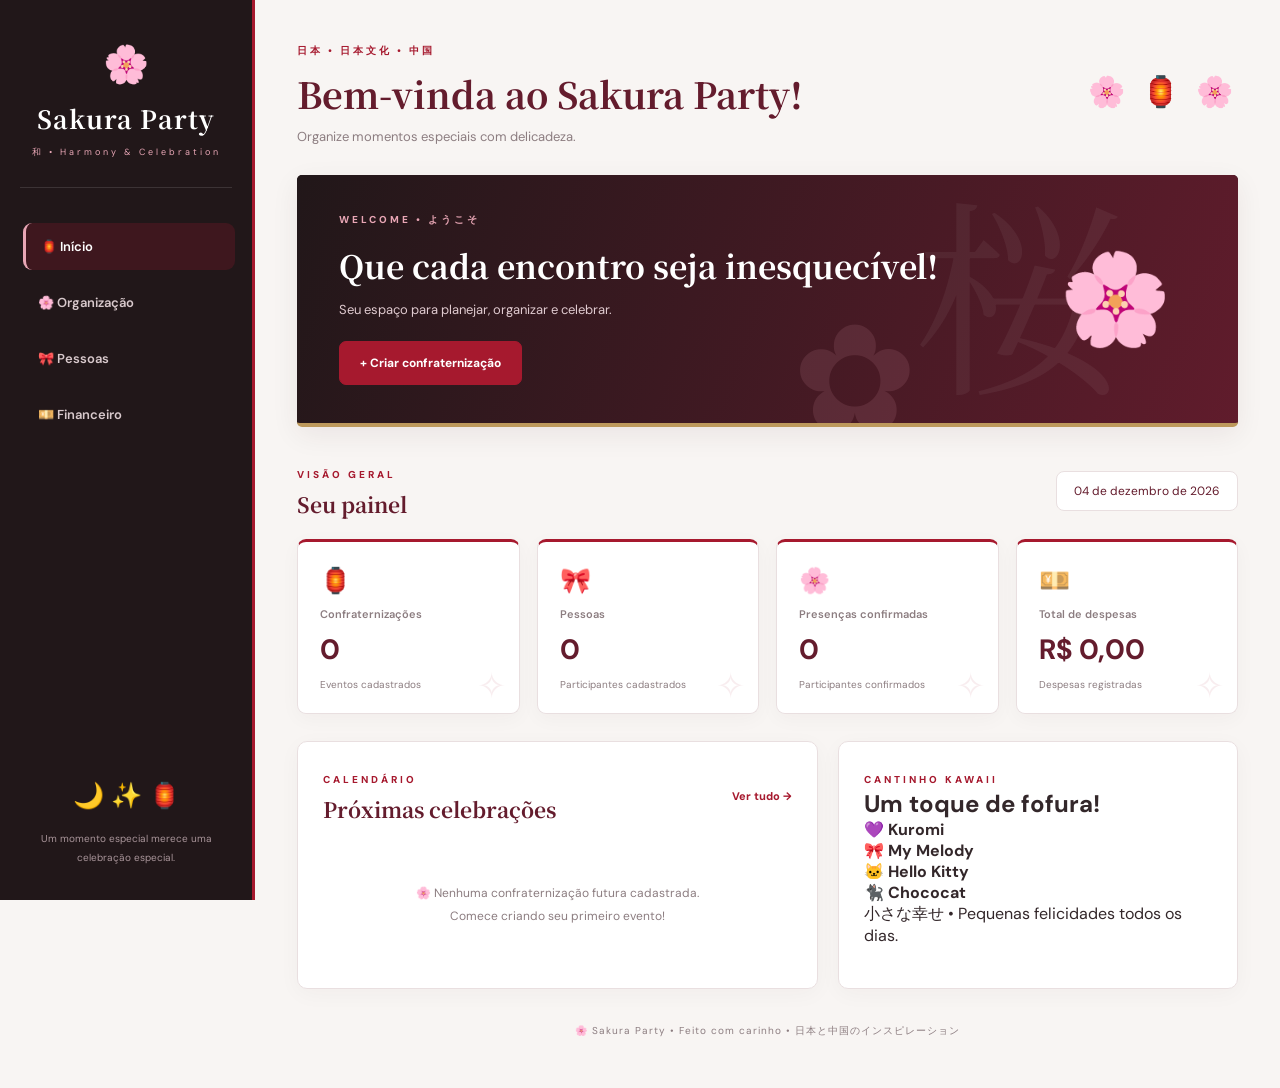
<file: index.html>
<!DOCTYPE html>
<html lang="pt-BR">
<head>
    <meta charset="UTF-8">
    <meta name="viewport" content="width=device-width, initial-scale=1.0">
    <title>Sakura Party | Início</title>
    <link rel="stylesheet" href="style.css">
    <script src="script.js" defer></script>
</head>
<body data-page="inicio">

<div class="layout">
    <aside class="sidebar">
        <div class="brand">
            <span class="brand-icon">🌸</span>
            <h2>Sakura Party</h2>
            <small>和 • Harmony & Celebration</small>
        </div>

        <nav class="menu">
            <a href="index.html" class="active">🏮 Início</a>
            <a href="organizacao.html">🌸 Organização</a>
            <a href="pessoas.html">🎀 Pessoas</a>
            <a href="real.html">💴 Financeiro</a>
        </nav>

        <div class="sidebar-footer">
            <span>🌙 ✨ 🏮</span>
            <p>Um momento especial merece uma celebração especial.</p>
        </div>
    </aside>

    <main class="main-content">
        <header class="topbar">
            <div>
                <span class="eyebrow">日本 • 日本文化 • 中国</span>
                <h1>Bem-vinda ao Sakura Party!</h1>
                <p>Organize momentos especiais com delicadeza.</p>
            </div>
            <div class="top-decoration">🌸 🏮 🌸</div>
        </header>

        <section class="welcome-banner">
            <div>
                <span class="banner-label">WELCOME • ようこそ</span>
                <h2>Que cada encontro seja inesquecível!</h2>
                <p>Seu espaço para planejar, organizar e celebrar.</p>
                <a href="organizacao.html" class="primary-button">
                    + Criar confraternização
                </a>
            </div>
            <div class="banner-art">🌸</div>
        </section>

        <section class="section-heading">
            <div>
                <span class="eyebrow">VISÃO GERAL</span>
                <h2>Seu painel</h2>
            </div>
            <span class="date-label" id="todayDate"></span>
        </section>

        <section class="stats-grid">
            <article class="stat-card">
                <span class="stat-icon">🏮</span>
                <span>Confraternizações</span>
                <strong id="totalEvents">0</strong>
                <small>Eventos cadastrados</small>
            </article>

            <article class="stat-card">
                <span class="stat-icon">🎀</span>
                <span>Pessoas</span>
                <strong id="totalPeople">0</strong>
                <small>Participantes cadastrados</small>
            </article>

            <article class="stat-card">
                <span class="stat-icon">🌸</span>
                <span>Presenças confirmadas</span>
                <strong id="confirmedPeople">0</strong>
                <small>Participantes confirmados</small>
            </article>

            <article class="stat-card">
                <span class="stat-icon">💴</span>
                <span>Total de despesas</span>
                <strong id="totalExpenses">R$ 0,00</strong>
                <small>Despesas registradas</small>
            </article>
        </section>

        <section class="dashboard-grid">
            <article class="panel">
                <div class="panel-heading">
                    <div>
                        <span class="eyebrow">CALENDÁRIO</span>
                        <h2>Próximas celebrações</h2>
                    </div>
                    <a href="organizacao.html" class="text-link">Ver tudo →</a>
                </div>
                <div id="upcomingEvents" class="event-preview">
                    <p class="empty-state">🌸 Nenhuma confraternização cadastrada.</p>
                </div>
            </article>

            <article class="panel character-panel">
                <span class="eyebrow">CANTINHO KAWAII</span>
                <h2>Um toque de fofura!</h2>
                <div class="character-grid">
                    <div class="character kuromi">
                        <span>💜</span>
                        <strong>Kuromi</strong>
                    </div>
                    <div class="character melody">
                        <span>🎀</span>
                        <strong>My Melody</strong>
                    </div>
                    <div class="character kitty">
                        <span>🐱</span>
                        <strong>Hello Kitty</strong>
                    </div>
                    <div class="character chococat">
                        <span>🐈‍⬛</span>
                        <strong>Chococat</strong>
                    </div>
                </div>
                <p class="soft-message">小さな幸せ • Pequenas felicidades todos os dias.</p>
            </article>
        </section>

        <footer class="footer">
            <p>🌸 Sakura Party • Feito com carinho • 日本と中国のインスピレーション</p>
        </footer>
    </main>
</div>

</body>
</html>
</file>
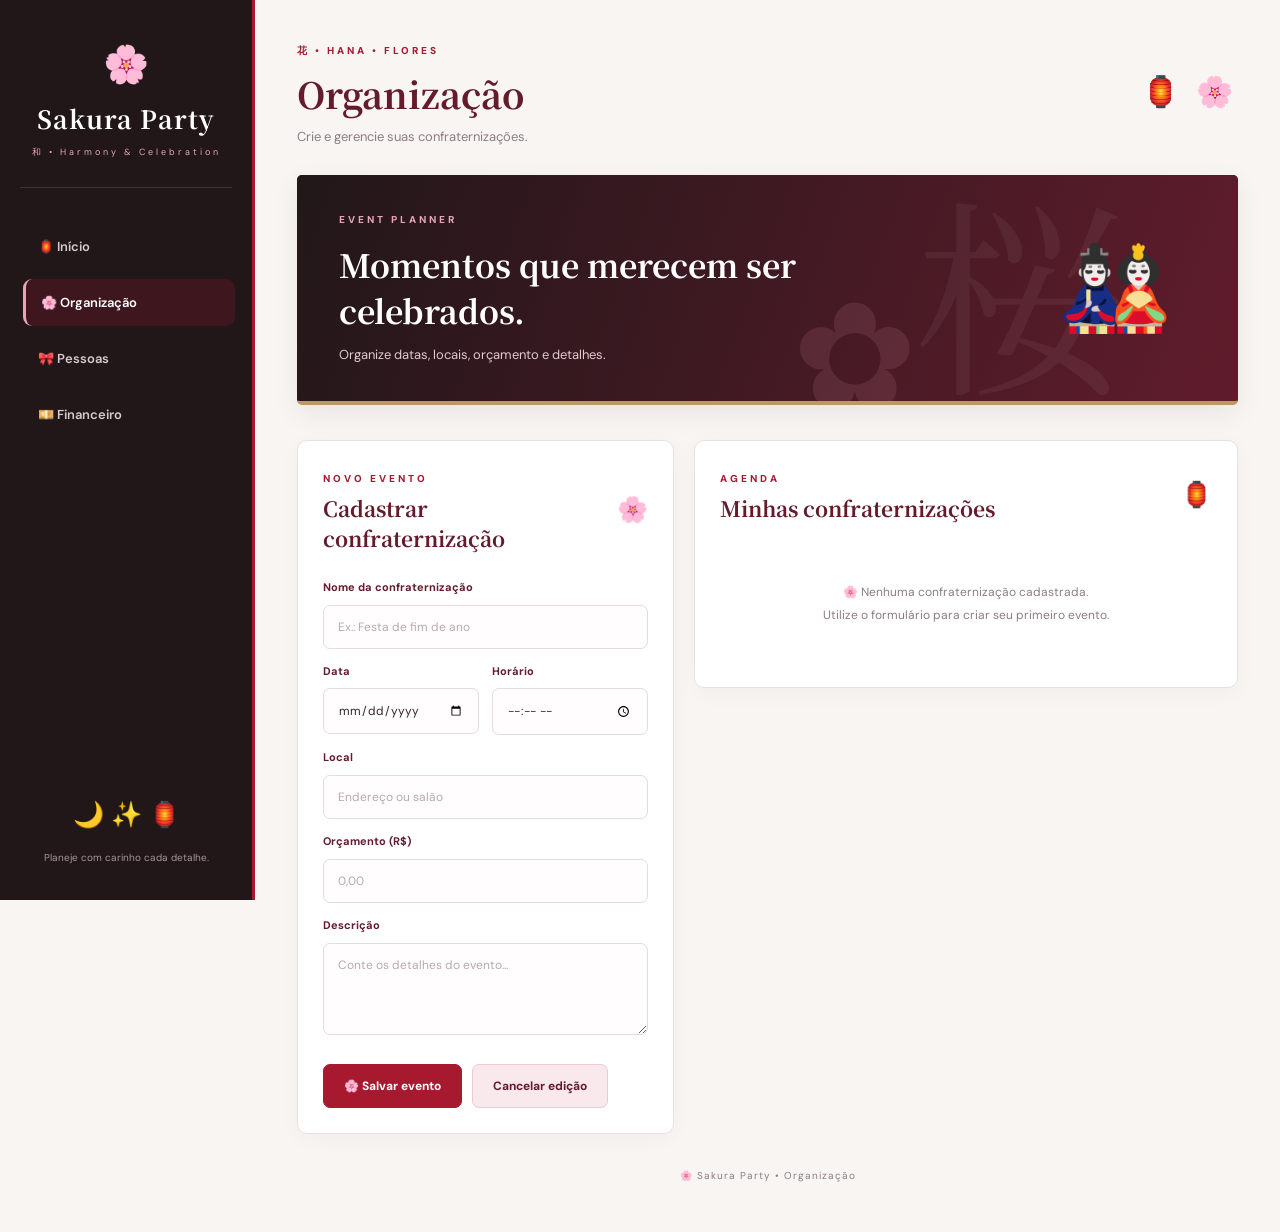
<file: organizacao.html>
<!DOCTYPE html>
<html lang="pt-BR">
<head>
    <meta charset="UTF-8">
    <meta name="viewport" content="width=device-width, initial-scale=1.0">
    <title>Sakura Party | Organização</title>
    <link rel="stylesheet" href="style.css">
    <script src="script.js" defer></script>
</head>
<body data-page="organizacao">

<div class="layout">
    <aside class="sidebar">
        <div class="brand">
            <span class="brand-icon">🌸</span>
            <h2>Sakura Party</h2>
            <small>和 • Harmony & Celebration</small>
        </div>

        <nav class="menu">
            <a href="index.html">🏮 Início</a>
            <a href="organizacao.html" class="active">🌸 Organização</a>
            <a href="pessoas.html">🎀 Pessoas</a>
            <a href="real.html">💴 Financeiro</a>
        </nav>

        <div class="sidebar-footer">
            <span>🌙 ✨ 🏮</span>
            <p>Planeje com carinho cada detalhe.</p>
        </div>
    </aside>

    <main class="main-content">
        <header class="topbar">
            <div>
                <span class="eyebrow">花 • HANA • FLORES</span>
                <h1>Organização</h1>
                <p>Crie e gerencie suas confraternizações.</p>
            </div>
            <div class="top-decoration">🏮 🌸</div>
        </header>

        <section class="welcome-banner compact-banner">
            <div>
                <span class="banner-label">EVENT PLANNER</span>
                <h2>Momentos que merecem ser celebrados.</h2>
                <p>Organize datas, locais, orçamento e detalhes.</p>
            </div>
            <span class="banner-emoji">🎎</span>
        </section>

        <section class="content-grid">
            <article class="panel form-panel">
                <div class="panel-heading">
                    <div>
                        <span class="eyebrow">NOVO EVENTO</span>
                        <h2 id="eventFormTitle">Cadastrar confraternização</h2>
                    </div>
                    <span class="heading-icon">🌸</span>
                </div>

                <form id="eventForm">
                    <input type="hidden" id="eventId">

                    <label for="eventName">Nome da confraternização</label>
                    <input type="text" id="eventName" placeholder="Ex.: Festa de fim de ano" required>

                    <div class="form-row">
                        <div>
                            <label for="eventDate">Data</label>
                            <input type="date" id="eventDate" required>
                        </div>
                        <div>
                            <label for="eventTime">Horário</label>
                            <input type="time" id="eventTime">
                        </div>
                    </div>

                    <label for="eventLocation">Local</label>
                    <input type="text" id="eventLocation" placeholder="Endereço ou salão">

                    <label for="eventBudget">Orçamento (R$)</label>
                    <input type="number" id="eventBudget" min="0" step="0.01" placeholder="0,00">

                    <label for="eventDescription">Descrição</label>
                    <textarea id="eventDescription" rows="4" placeholder="Conte os detalhes do evento..."></textarea>

                    <div class="form-actions">
                        <button type="submit" class="primary-button" id="eventSubmit">
                            🌸 Salvar evento
                        </button>
                        <button type="button" class="secondary-button" id="eventCancel" hidden>
                            Cancelar edição
                        </button>
                    </div>
                </form>
            </article>

            <article class="panel">
                <div class="panel-heading">
                    <div>
                        <span class="eyebrow">AGENDA</span>
                        <h2>Minhas confraternizações</h2>
                    </div>
                    <span class="heading-icon">🏮</span>
                </div>

                <div id="eventsList" class="record-list">
                    <p class="empty-state">🌸 Seus eventos aparecerão aqui.</p>
                </div>
            </article>
        </section>

        <footer class="footer">
            <p>🌸 Sakura Party • Organização</p>
        </footer>
    </main>
</div>

</body>
</html>

</html>
</file>
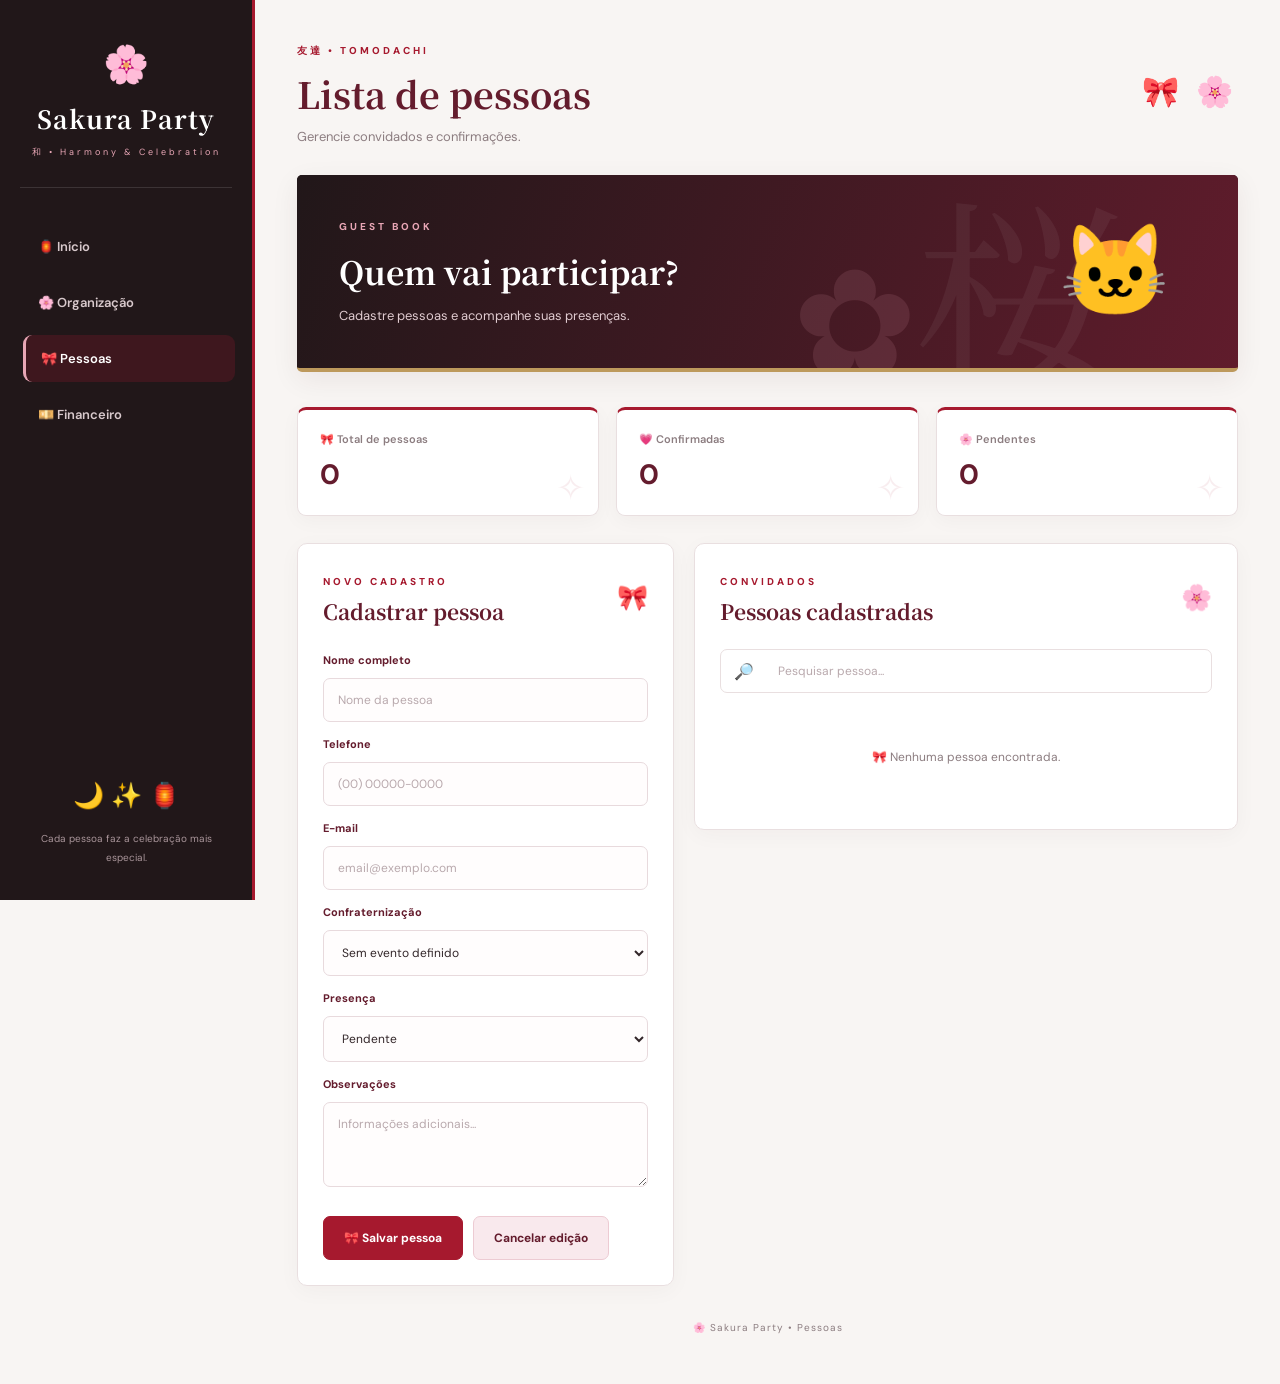
<file: pessoas.html>
<!DOCTYPE html>
<html lang="pt-BR">
<head>
    <meta charset="UTF-8">
    <meta name="viewport" content="width=device-width, initial-scale=1.0">
    <title>Sakura Party | Pessoas</title>
    <link rel="stylesheet" href="style.css">
    <script src="script.js" defer></script>
</head>
<body data-page="pessoas">

<div class="layout">
    <aside class="sidebar">
        <div class="brand">
            <span class="brand-icon">🌸</span>
            <h2>Sakura Party</h2>
            <small>和 • Harmony & Celebration</small>
        </div>

        <nav class="menu">
            <a href="index.html">🏮 Início</a>
            <a href="organizacao.html">🌸 Organização</a>
            <a href="pessoas.html" class="active">🎀 Pessoas</a>
            <a href="real.html">💴 Financeiro</a>
        </nav>

        <div class="sidebar-footer">
            <span>🌙 ✨ 🏮</span>
            <p>Cada pessoa faz a celebração mais especial.</p>
        </div>
    </aside>

    <main class="main-content">
        <header class="topbar">
            <div>
                <span class="eyebrow">友達 • TOMODACHI</span>
                <h1>Lista de pessoas</h1>
                <p>Gerencie convidados e confirmações.</p>
            </div>
            <div class="top-decoration">🎀 🌸</div>
        </header>

        <section class="welcome-banner compact-banner">
            <div>
                <span class="banner-label">GUEST BOOK</span>
                <h2>Quem vai participar?</h2>
                <p>Cadastre pessoas e acompanhe suas presenças.</p>
            </div>
            <span class="banner-emoji">🐱</span>
        </section>

        <section class="stats-grid small-stats">
            <article class="stat-card">
                <span>🎀 Total de pessoas</span>
                <strong id="peopleTotal">0</strong>
            </article>
            <article class="stat-card">
                <span>💗 Confirmadas</span>
                <strong id="peopleConfirmed">0</strong>
            </article>
            <article class="stat-card">
                <span>🌸 Pendentes</span>
                <strong id="peoplePending">0</strong>
            </article>
        </section>

        <section class="content-grid">
            <article class="panel form-panel">
                <div class="panel-heading">
                    <div>
                        <span class="eyebrow">NOVO CADASTRO</span>
                        <h2 id="personFormTitle">Cadastrar pessoa</h2>
                    </div>
                    <span class="heading-icon">🎀</span>
                </div>

                <form id="personForm">
                    <input type="hidden" id="personId">

                    <label for="personName">Nome completo</label>
                    <input type="text" id="personName" placeholder="Nome da pessoa" required>

                    <label for="personPhone">Telefone</label>
                    <input type="tel" id="personPhone" placeholder="(00) 00000-0000">

                    <label for="personEmail">E-mail</label>
                    <input type="email" id="personEmail" placeholder="email@exemplo.com">

                    <label for="personEvent">Confraternização</label>
                    <select id="personEvent">
                        <option value="">Sem evento definido</option>
                    </select>

                    <label for="personStatus">Presença</label>
                    <select id="personStatus">
                        <option value="Pendente">Pendente</option>
                        <option value="Confirmada">Confirmada</option>
                        <option value="Não comparecerá">Não comparecerá</option>
                    </select>

                    <label for="personNotes">Observações</label>
                    <textarea id="personNotes" rows="3" placeholder="Informações adicionais..."></textarea>

                    <div class="form-actions">
                        <button type="submit" class="primary-button" id="personSubmit">
                            🎀 Salvar pessoa
                        </button>
                        <button type="button" class="secondary-button" id="personCancel" hidden>
                            Cancelar edição
                        </button>
                    </div>
                </form>
            </article>

            <article class="panel">
                <div class="panel-heading">
                    <div>
                        <span class="eyebrow">CONVIDADOS</span>
                        <h2>Pessoas cadastradas</h2>
                    </div>
                    <span class="heading-icon">🌸</span>
                </div>

                <div class="search-box">
                    <span>🔎</span>
                    <input type="search" id="personSearch" placeholder="Pesquisar pessoa...">
                </div>

                <div id="peopleList" class="record-list">
                    <p class="empty-state">🎀 Nenhuma pessoa cadastrada.</p>
                </div>
            </article>
        </section>

        <footer class="footer">
            <p>🌸 Sakura Party • Pessoas</p>
        </footer>
    </main>
</div>

</body>
</html>
</file>
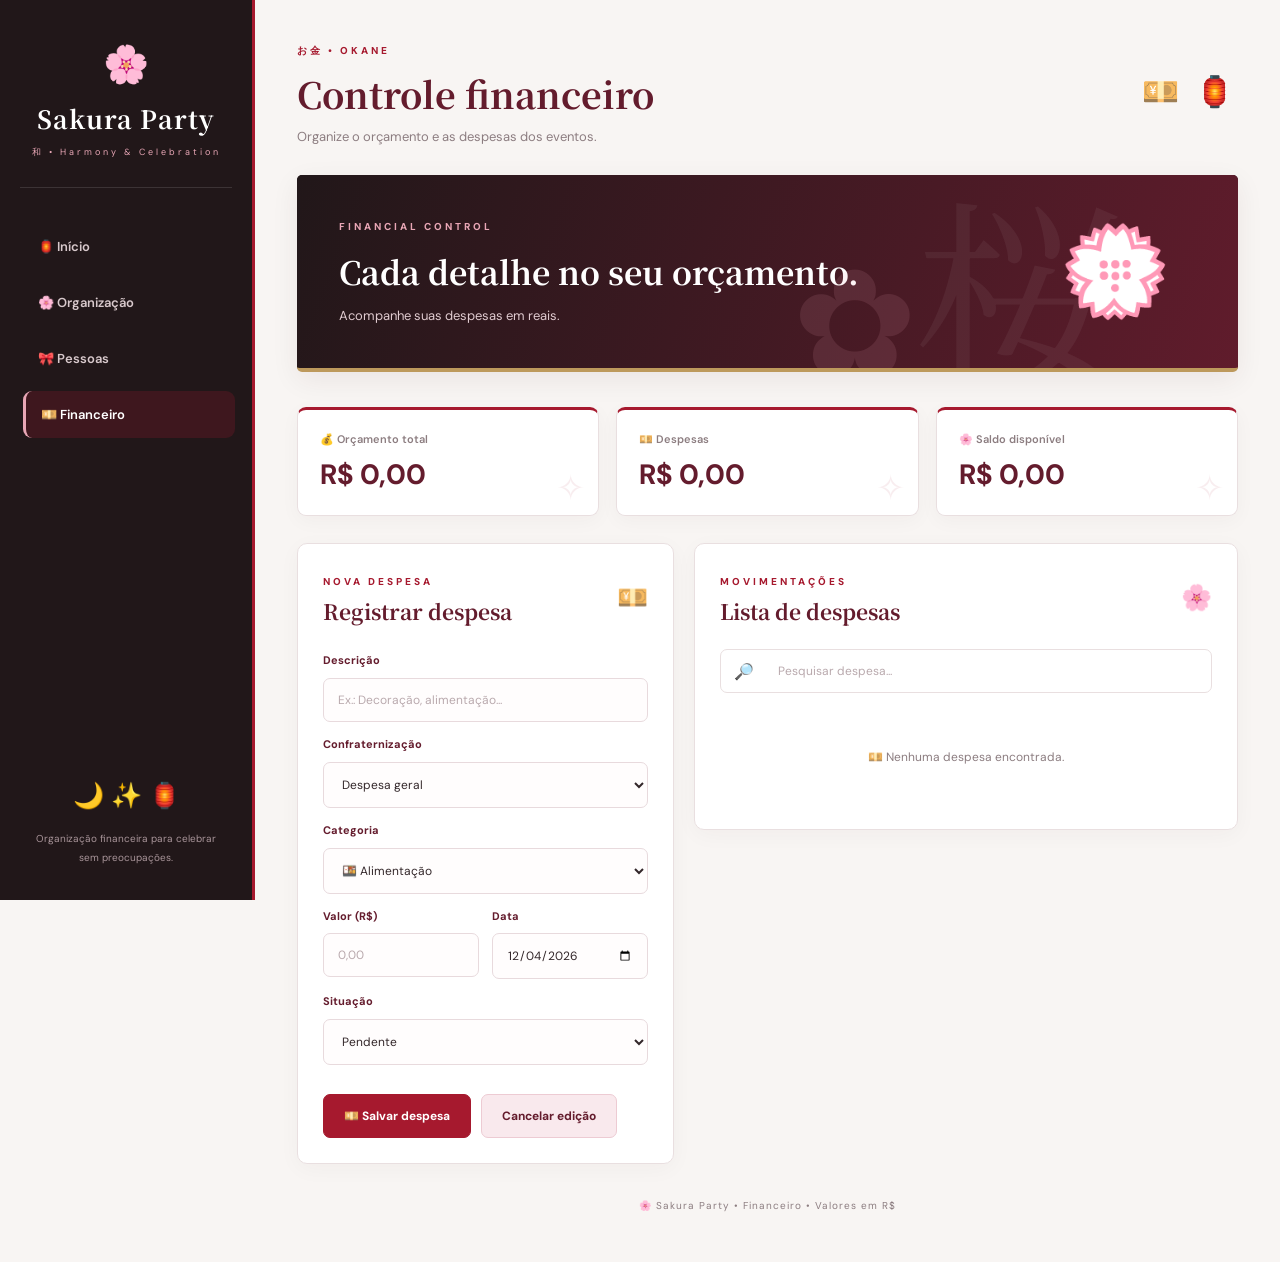
<file: real.html>
<!DOCTYPE html>
<html lang="pt-BR">
<head>
    <meta charset="UTF-8">
    <meta name="viewport" content="width=device-width, initial-scale=1.0">
    <title>Sakura Party | Financeiro</title>
    <link rel="stylesheet" href="style.css">
    <script src="script.js" defer></script>
</head>
<body data-page="financeiro">

<div class="layout">
    <aside class="sidebar">
        <div class="brand">
            <span class="brand-icon">🌸</span>
            <h2>Sakura Party</h2>
            <small>和 • Harmony & Celebration</small>
        </div>

        <nav class="menu">
            <a href="index.html">🏮 Início</a>
            <a href="organizacao.html">🌸 Organização</a>
            <a href="pessoas.html">🎀 Pessoas</a>
            <a href="real.html" class="active">💴 Financeiro</a>
        </nav>

        <div class="sidebar-footer">
            <span>🌙 ✨ 🏮</span>
            <p>Organização financeira para celebrar sem preocupações.</p>
        </div>
    </aside>

    <main class="main-content">
        <header class="topbar">
            <div>
                <span class="eyebrow">お金 • OKANE</span>
                <h1>Controle financeiro</h1>
                <p>Organize o orçamento e as despesas dos eventos.</p>
            </div>
            <div class="top-decoration">💴 🏮</div>
        </header>

        <section class="welcome-banner compact-banner">
            <div>
                <span class="banner-label">FINANCIAL CONTROL</span>
                <h2>Cada detalhe no seu orçamento.</h2>
                <p>Acompanhe suas despesas em reais.</p>
            </div>
            <span class="banner-emoji">💮</span>
        </section>

        <section class="stats-grid finance-stats">
            <article class="stat-card">
                <span>💰 Orçamento total</span>
                <strong id="financeBudget">R$ 0,00</strong>
            </article>
            <article class="stat-card">
                <span>💴 Despesas</span>
                <strong id="financeExpenses">R$ 0,00</strong>
            </article>
            <article class="stat-card">
                <span>🌸 Saldo disponível</span>
                <strong id="financeBalance">R$ 0,00</strong>
            </article>
        </section>

        <section class="content-grid">
            <article class="panel form-panel">
                <div class="panel-heading">
                    <div>
                        <span class="eyebrow">NOVA DESPESA</span>
                        <h2 id="expenseFormTitle">Registrar despesa</h2>
                    </div>
                    <span class="heading-icon">💴</span>
                </div>

                <form id="expenseForm">
                    <input type="hidden" id="expenseId">

                    <label for="expenseDescription">Descrição</label>
                    <input type="text" id="expenseDescription" placeholder="Ex.: Decoração, alimentação..." required>

                    <label for="expenseEvent">Confraternização</label>
                    <select id="expenseEvent">
                        <option value="">Despesa geral</option>
                    </select>

                    <label for="expenseCategory">Categoria</label>
                    <select id="expenseCategory">
                        <option value="Alimentação">🍱 Alimentação</option>
                        <option value="Decoração">🌸 Decoração</option>
                        <option value="Bebidas">🧋 Bebidas</option>
                        <option value="Local">🏮 Local</option>
                        <option value="Transporte">🚗 Transporte</option>
                        <option value="Outros">🎀 Outros</option>
                    </select>

                    <div class="form-row">
                        <div>
                            <label for="expenseAmount">Valor (R$)</label>
                            <input type="number" id="expenseAmount" min="0.01" step="0.01" placeholder="0,00" required>
                        </div>
                        <div>
                            <label for="expenseDate">Data</label>
                            <input type="date" id="expenseDate" required>
                        </div>
                    </div>

                    <label for="expensePaid">Situação</label>
                    <select id="expensePaid">
                        <option value="false">Pendente</option>
                        <option value="true">Pago</option>
                    </select>

                    <div class="form-actions">
                        <button type="submit" class="primary-button" id="expenseSubmit">
                            💴 Salvar despesa
                        </button>
                        <button type="button" class="secondary-button" id="expenseCancel" hidden>
                            Cancelar edição
                        </button>
                    </div>
                </form>
            </article>

            <article class="panel">
                <div class="panel-heading">
                    <div>
                        <span class="eyebrow">MOVIMENTAÇÕES</span>
                        <h2>Lista de despesas</h2>
                    </div>
                    <span class="heading-icon">🌸</span>
                </div>

                <div class="search-box">
                    <span>🔎</span>
                    <input type="search" id="expenseSearch" placeholder="Pesquisar despesa...">
                </div>

                <div id="expensesList" class="record-list">
                    <p class="empty-state">💴 Nenhuma despesa cadastrada.</p>
                </div>
            </article>
        </section>

        <footer class="footer">
            <p>🌸 Sakura Party • Financeiro • Valores em R$</p>
        </footer>
    </main>
</div>

</body>
</html>
</file>
<file: style.css>
@import url('https://fonts.googleapis.com/css2?family=DM+Sans:wght@400;500;600;700;800&family=Noto+Serif+JP:wght@400;500;600;700&family=Noto+Serif+SC:wght@400;500;600;700&display=swap');

/* =====================================
   SAKURA PARTY - JAPANESE & CHINESE
===================================== */

:root {
    --red: #a6192e;
    --red-dark: #751323;
    --burgundy: #641c2d;
    --black: #211719;
    --black-soft: #302326;
    --white: #ffffff;
    --pink: #e8a6b5;
    --pink-light: #f9e9ed;
    --pink-soft: #fff6f7;
    --gold: #bd995c;
    --gold-light: #e5d4ae;
    --background: #f8f5f3;
    --text: #33272a;
    --muted: #8c7d80;
    --border: #e9dfe0;

    --shadow: 0 8px 28px rgba(60, 20, 30, .07);
    --radius: 16px;
}

/* RESET */

* {
    margin: 0;
    padding: 0;
    box-sizing: border-box;
}

html {
    scroll-behavior: smooth;
}

body {
    min-height: 100vh;
    background: var(--background);
    color: var(--text);
    font-family: 'DM Sans', sans-serif;
}

button,
input,
select,
textarea {
    font: inherit;
}

a {
    color: inherit;
    text-decoration: none;
}

/* =====================================
   LAYOUT
===================================== */

.layout {
    display: flex;
    min-height: 100vh;
}

.sidebar {
    width: 255px;
    min-width: 255px;
    height: 100vh;
    position: sticky;
    top: 0;
    display: flex;
    flex-direction: column;
    padding: 28px 20px;
    background: var(--black);
    color: white;
    overflow-y: auto;
    border-right: 3px solid var(--red);
}

.brand {
    text-align: center;
    padding: 12px 5px 28px;
    border-bottom: 1px solid rgba(255,255,255,.12);
}

.brand-icon {
    display: block;
    font-size: 37px;
    margin-bottom: 12px;
    color: var(--pink);
}

.brand h2 {
    font-family: 'Noto Serif JP', 'Noto Serif SC', serif;
    font-size: 25px;
    color: white;
    letter-spacing: 1px;
}

.brand small {
    display: block;
    margin-top: 10px;
    font-size: 9px;
    letter-spacing: 3px;
    color: var(--pink);
}

.menu {
    display: flex;
    flex-direction: column;
    gap: 9px;
    margin-top: 35px;
}

.menu a {
    display: flex;
    align-items: center;
    gap: 13px;
    padding: 15px;
    border-radius: 9px;
    color: #d8c9cc;
    font-size: 13px;
    font-weight: 600;
    border-left: 3px solid transparent;
    transition: .25s;
}

.menu a:hover,
.menu a.active {
    color: white;
    background: rgba(166,25,46,.22);
    border-left-color: var(--pink);
    transform: translateX(3px);
}

.sidebar-footer {
    margin-top: auto;
    padding: 25px 8px 5px;
    text-align: center;
    font-size: 10px;
    line-height: 1.9;
    color: #a9959a;
}

.sidebar-footer span {
    display: block;
    font-size: 25px;
    color: var(--pink);
    margin-bottom: 10px;
}

.main-content {
    flex: 1;
    min-width: 0;
    max-width: 1650px;
    padding: 38px 42px;
    margin: 0 auto;
}

/* =====================================
   HEADER
===================================== */

.topbar {
    display: flex;
    justify-content: space-between;
    align-items: center;
    gap: 20px;
    margin-bottom: 30px;
}

.topbar h1 {
    font-family: 'Noto Serif JP', 'Noto Serif SC', serif;
    font-size: clamp(25px, 3vw, 36px);
    color: var(--burgundy);
    margin: 9px 0;
}

.topbar p {
    color: var(--muted);
    font-size: 13px;
}

.eyebrow {
    color: var(--red);
    font-size: 10px;
    font-weight: 800;
    letter-spacing: 3px;
}

.top-decoration {
    font-size: 30px;
    letter-spacing: 5px;
    color: var(--red);
}

.date-label {
    padding: 11px 17px;
    background: white;
    border: 1px solid var(--border);
    border-radius: 8px;
    color: var(--burgundy);
    font-size: 12px;
}

/* =====================================
   BANNER ORIENTAL
===================================== */

.welcome-banner {
    position: relative;
    isolation: isolate;
    overflow: hidden;
    min-height: 220px;
    padding: 38px 42px;
    margin-bottom: 35px;
    display: flex;
    align-items: center;
    justify-content: space-between;
    gap: 20px;
    border-radius: 5px;
    background:
        linear-gradient(110deg, rgba(33,23,25,.96), rgba(100,28,45,.94)),
        var(--black);
    border-bottom: 4px solid var(--gold);
    box-shadow: var(--shadow);
}

.welcome-banner::before {
    content: "桜";
    position: absolute;
    z-index: -1;
    right: 12%;
    top: -38px;
    font-family: 'Noto Serif JP', serif;
    font-size: 210px;
    color: rgba(255,255,255,.055);
}

.welcome-banner::after {
    content: "✿";
    position: absolute;
    right: 34%;
    bottom: -55px;
    font-size: 150px;
    color: rgba(232,166,181,.13);
}

.banner-label {
    display: block;
    color: var(--pink);
    font-size: 10px;
    font-weight: 800;
    letter-spacing: 3px;
    margin-bottom: 15px;
}

.welcome-banner h2 {
    max-width: 600px;
    color: white;
    font-family: 'Noto Serif JP', 'Noto Serif SC', serif;
    font-size: clamp(22px, 3vw, 32px);
    margin-bottom: 13px;
}

.welcome-banner p {
    color: #e0cbd0;
    font-size: 13px;
    margin-bottom: 23px;
}

.banner-art,
.banner-emoji {
    font-size: 90px;
    padding-right: 25px;
    color: var(--pink);
    animation: float 4s ease-in-out infinite;
}

.compact-banner {
    min-height: 160px;
}

.compact-banner p {
    margin-bottom: 0;
}

@keyframes float {
    0%, 100% {
        transform: translateY(0);
    }
    50% {
        transform: translateY(-8px);
    }
}

/* =====================================
   BUTTONS
===================================== */

.primary-button,
.secondary-button,
.danger-button {
    display: inline-flex;
    justify-content: center;
    align-items: center;
    gap: 8px;
    padding: 13px 20px;
    border: none;
    border-radius: 7px;
    cursor: pointer;
    font-size: 12px;
    font-weight: 700;
    transition: .25s;
}

.primary-button {
    color: white;
    background: var(--red);
    border: 1px solid var(--red);
}

.primary-button:hover {
    background: var(--red-dark);
    transform: translateY(-2px);
    box-shadow: 0 6px 15px rgba(166,25,46,.2);
}

.secondary-button {
    color: var(--burgundy);
    background: var(--pink-light);
    border: 1px solid #edcbd3;
}

.secondary-button:hover {
    background: #f2d9df;
}

.danger-button {
    color: white;
    background: var(--burgundy);
}

.danger-button:hover {
    background: var(--black);
}

.form-actions {
    display: flex;
    flex-wrap: wrap;
    gap: 10px;
    margin-top: 18px;
}

button:disabled {
    opacity: .5;
    cursor: not-allowed;
}

/* =====================================
   SECTION HEADINGS
===================================== */

.section-heading {
    display: flex;
    justify-content: space-between;
    align-items: center;
    gap: 15px;
    margin-bottom: 20px;
}

.section-heading h2,
.panel-heading h2 {
    font-family: 'Noto Serif JP', 'Noto Serif SC', serif;
    color: var(--burgundy);
    font-size: 21px;
    margin-top: 6px;
}

.panel-heading {
    display: flex;
    justify-content: space-between;
    align-items: center;
    gap: 12px;
    margin-bottom: 23px;
}

.heading-icon {
    font-size: 25px;
    color: var(--red);
}

.text-link {
    color: var(--red);
    font-size: 11px;
    font-weight: 800;
}

.text-link:hover {
    color: var(--burgundy);
}

/* =====================================
   STATISTICS
===================================== */

.stats-grid {
    display: grid;
    grid-template-columns: repeat(4, minmax(0, 1fr));
    gap: 17px;
    margin-bottom: 27px;
}

.stat-card {
    position: relative;
    overflow: hidden;
    min-width: 0;
    padding: 22px;
    display: flex;
    flex-direction: column;
    gap: 10px;
    background: white;
    border: 1px solid var(--border);
    border-top: 3px solid var(--red);
    border-radius: 9px;
    box-shadow: 0 5px 20px rgba(60,20,30,.035);
    transition: .25s;
}

.stat-card:hover {
    transform: translateY(-4px);
    box-shadow: var(--shadow);
}

.stat-card::after {
    content: "✧";
    position: absolute;
    right: 13px;
    bottom: 4px;
    font-size: 35px;
    color: rgba(166,25,46,.08);
}

.stat-icon {
    font-size: 25px;
    color: var(--red);
}

.stat-card > span:not(.stat-icon) {
    font-size: 11px;
    color: var(--muted);
    font-weight: 600;
}

.stat-card strong {
    font-size: clamp(20px, 2.5vw, 28px);
    color: var(--burgundy);
    overflow-wrap: anywhere;
}

.stat-card small {
    font-size: 10px;
    color: var(--muted);
}

.small-stats,
.finance-stats {
    grid-template-columns: repeat(3, minmax(0, 1fr));
}

/* =====================================
   PANELS AND GRIDS
===================================== */

.dashboard-grid {
    display: grid;
    grid-template-columns: 1.3fr 1fr;
    gap: 20px;
}

.content-grid {
    display: grid;
    grid-template-columns: minmax(280px, .9fr) minmax(0, 1.3fr);
    align-items: start;
    gap: 20px;
}

.panel {
    min-width: 0;
    padding: 25px;
    background: white;
    border: 1px solid var(--border);
    border-radius: 10px;
    box-shadow: 0 5px 22px rgba(60,20,30,.035);
}

/* =====================================
   FORMS
===================================== */

form {
    display: flex;
    flex-direction: column;
    gap: 11px;
}

form label {
    color: var(--burgundy);
    font-size: 11px;
    font-weight: 700;
    margin-top: 4px;
}

input,
select,
textarea {
    width: 100%;
    padding: 13px 14px;
    color: var(--text);
    background: #fffdfd;
    border: 1px solid #e8dadd;
    border-radius: 7px;
    outline: none;
    font-size: 12px;
    transition: .2s;
}

input:focus,
select:focus,
textarea:focus {
    background: white;
    border-color: var(--red);
    box-shadow: 0 0 0 3px rgba(166,25,46,.09);
}

input::placeholder,
textarea::placeholder {
    color: #b9a9ad;
}

textarea {
    min-height: 85px;
    resize: vertical;
}

.form-row {
    display: grid;
    grid-template-columns: 1fr 1fr;
    gap: 13px;
}

.form-row > div {
    min-width: 0;
    display: flex;
    flex-direction: column;
    gap: 10px;
}

/* =====================================
   SEARCH
===================================== */

.search-box {
    display: flex;
    align-items: center;
    gap: 10px;
    padding: 0 13px;
    margin-bottom: 18px;
    background: white;
    border: 1px solid var(--border);
    border-radius: 7px;
}

.search-box input {
    border: none;
    background: transparent;
    box-shadow: none;
}

/* =====================================
   RECORDS AND LISTS
===================================== */

.record-list,
.event-preview {
    display: flex;
    flex-direction: column;
    gap: 12px;
}

.record-item {
    padding: 17px;
    background: white;
    border: 1px solid var(--border);
    border-left: 3px solid var(--red);
    border-radius: 7px;
    transition: .25s;
}

.record-item:hover {
    border-color: var(--pink);
    box-shadow: var(--shadow);
    transform: translateY(-2px);
}

.record-top {
    display: flex;
    justify-content: space-between;
    align-items: flex-start;
    gap: 12px;
}

.record-item h3 {
    color: var(--burgundy);
    font-size: 13px;
    margin-bottom: 7px;
    overflow-wrap: anywhere;
}

.record-item p {
    color: var(--muted);
    font-size: 11px;
    line-height: 1.8;
    overflow-wrap: anywhere;
}

.record-meta {
    display: flex;
    flex-wrap: wrap;
    gap: 7px;
    margin-top: 12px;
}

.pill {
    display: inline-flex;
    align-items: center;
    padding: 6px 10px;
    border-radius: 5px;
    background: var(--pink-light);
    color: var(--burgundy);
    font-size: 9px;
    font-weight: 700;
}

.pill.success {
    color: #39704a;
    background: #e7f1e9;
}

.pill.pending {
    color: #956d2d;
    background: #f8f0dc;
}

.pill.danger {
    color: var(--red);
    background: #f9e4e7;
}

.record-actions {
    display: flex;
    flex-wrap: wrap;
    gap: 8px;
    margin-top: 13px;
}

.small-action {
    padding: 8px 11px;
    color: var(--burgundy);
    background: white;
    border: 1px solid var(--border);
    border-radius: 5px;
    cursor: pointer;
    font-size: 10px;
    font-weight: 700;
    transition: .2s;
}

.small-action:hover {
    color: white;
    background: var(--red);
    border-color: var(--red);
}

.small-action.delete {
    color: var(--red);
}

.small-action.delete:hover {
    color: white;
    background: var(--red-dark);
}

.empty-state {
    padding: 35px 12px;
    color: var(--muted);
    text-align: center;
    font-size: 12px;
    line-height: 1.9;
}

.record-description {
    margin-top: 10px;
}

/* =====================================
   FOOTER
===================================== */

.footer {
    padding: 35px 10px 12px;
    color: var(--muted);
    text-align: center;
    font-size: 10px;
    letter-spacing: 1px;
}

/* =====================================
   ANIMATIONS
===================================== */

@keyframes fadeIn {
    from {
        opacity: 0;
        transform: translateY(8px);
    }

    to {
        opacity: 1;
        transform: translateY(0);
    }
}

.panel,
.stat-card,
.record-item {
    animation: fadeIn .4s ease both;
}

/* =====================================
   TABLETS
===================================== */

@media (max-width: 1100px) {
    .main-content {
        padding: 30px 25px;
    }

    .stats-grid {
        grid-template-columns: repeat(2, minmax(0, 1fr));
    }

    .content-grid {
        grid-template-columns: 1fr;
    }
}

/* =====================================
   MOBILE
===================================== */

@media (max-width: 760px) {
    .layout {
        display: block;
    }

    .sidebar {
        position: relative;
        width: 100%;
        min-width: 0;
        height: auto;
        min-height: 0;
        padding: 15px;
    }

    .brand {
        padding-bottom: 13px;
    }

    .brand-icon {
        font-size: 27px;
        margin-bottom: 4px;
    }

    .brand h2 {
        font-size: 21px;
    }

    .menu {
        flex-direction: row;
        overflow-x: auto;
        gap: 6px;
        margin-top: 13px;
        padding-bottom: 5px;
    }

    .menu a {
        flex-shrink: 0;
        padding: 11px 13px;
        font-size: 11px;
    }

    .sidebar-footer {
        display: none;
    }

    .main-content {
        padding: 24px 15px;
    }

    .topbar {
        align-items: flex-start;
    }

    .top-decoration {
        font-size: 22px;
    }

    .welcome-banner {
        min-height: 175px;
        padding: 24px 20px;
    }

    .banner-art,
    .banner-emoji {
        font-size: 55px;
        padding: 0;
    }

    .dashboard-grid {
        grid-template-columns: 1fr;
    }

    .panel {
        padding: 18px;
    }

    .stats-grid {
        gap: 10px;
    }

    .stat-card {
        padding: 15px;
    }

    .date-label {
        font-size: 10px;
    }
}

/* =====================================
   SMALL MOBILE
===================================== */

@media (max-width: 420px) {
    .main-content {
        padding: 20px 11px;
    }

    .topbar h1 {
        font-size: 23px;
    }

    .welcome-banner {
        padding: 20px 15px;
    }

    .welcome-banner h2 {
        font-size: 19px;
    }

    .welcome-banner p {
        font-size: 11px;
    }

    .primary-button,
    .secondary-button {
        padding: 11px 13px;
        font-size: 11px;
    }

    .form-row {
        grid-template-columns: 1fr;
    }

    .section-heading h2 {
        font-size: 17px;
    }

    .record-top {
        flex-wrap: wrap;
    }
}
</file>
